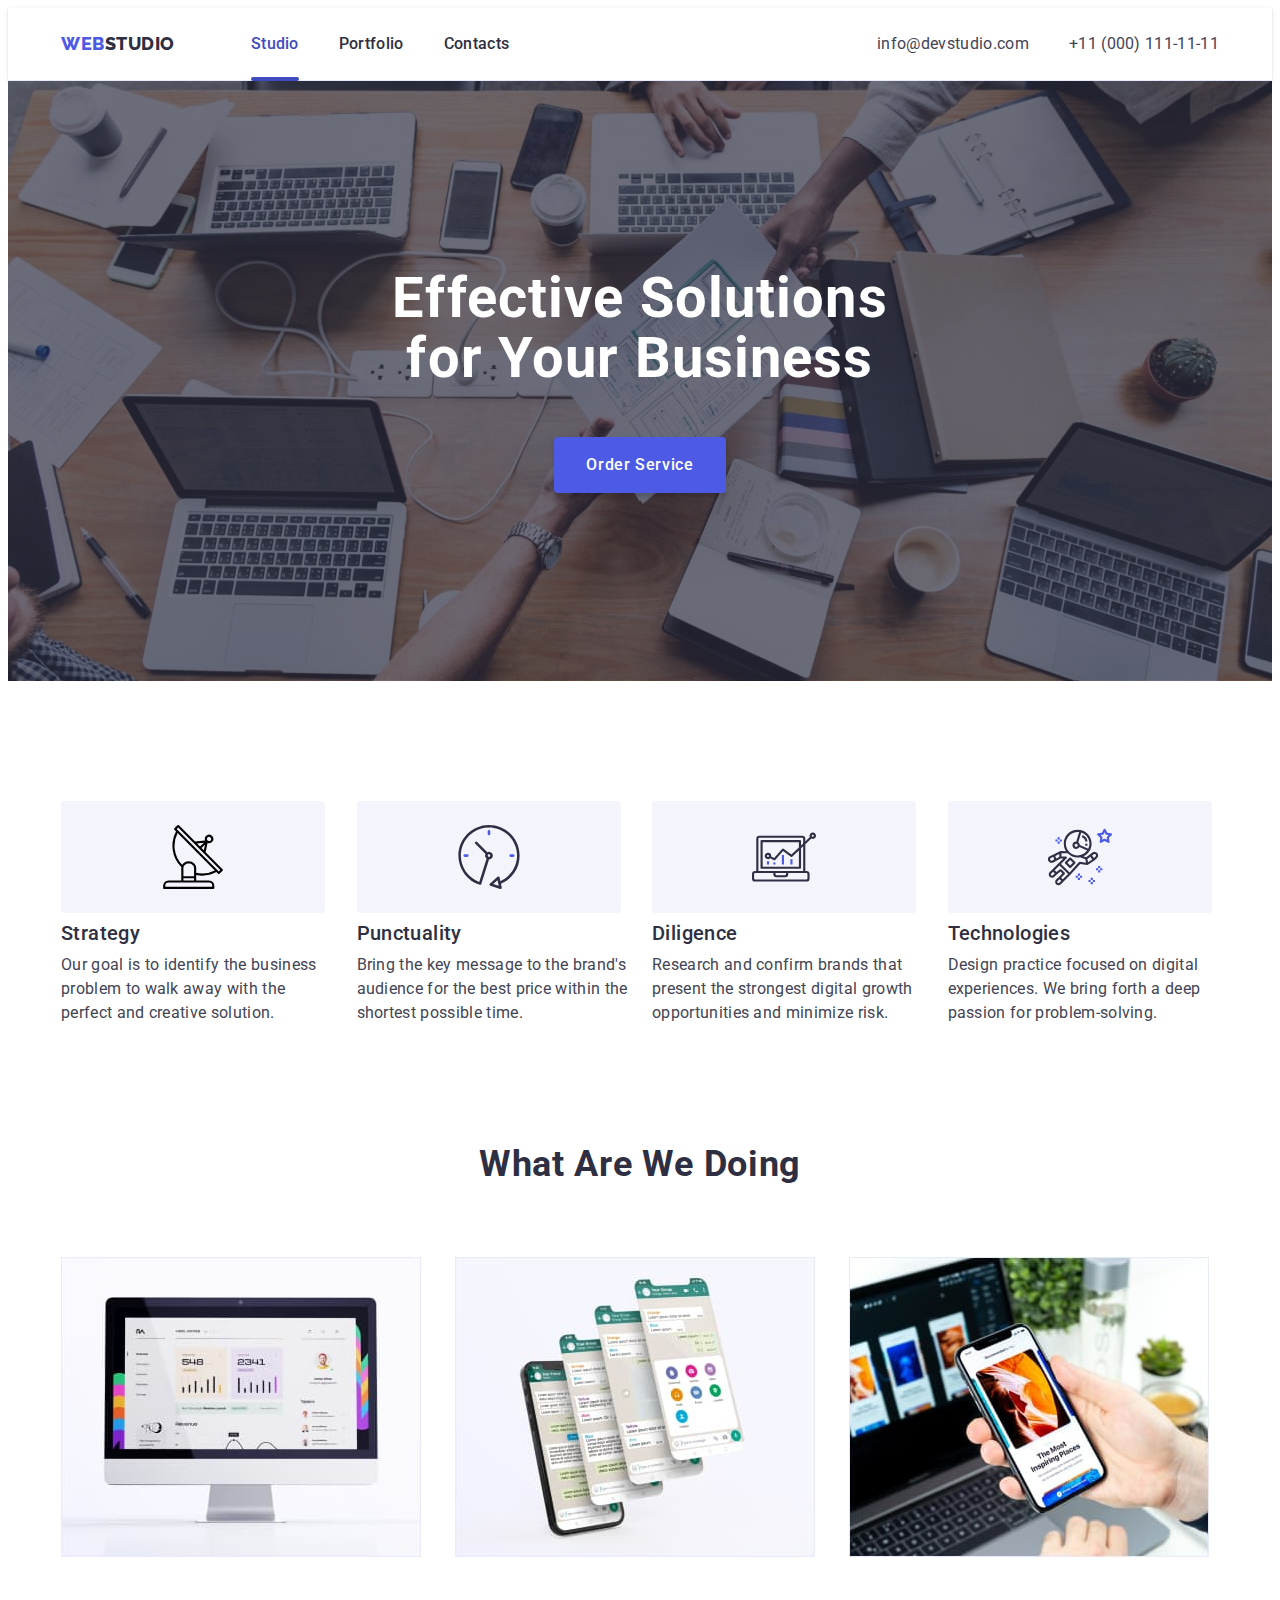
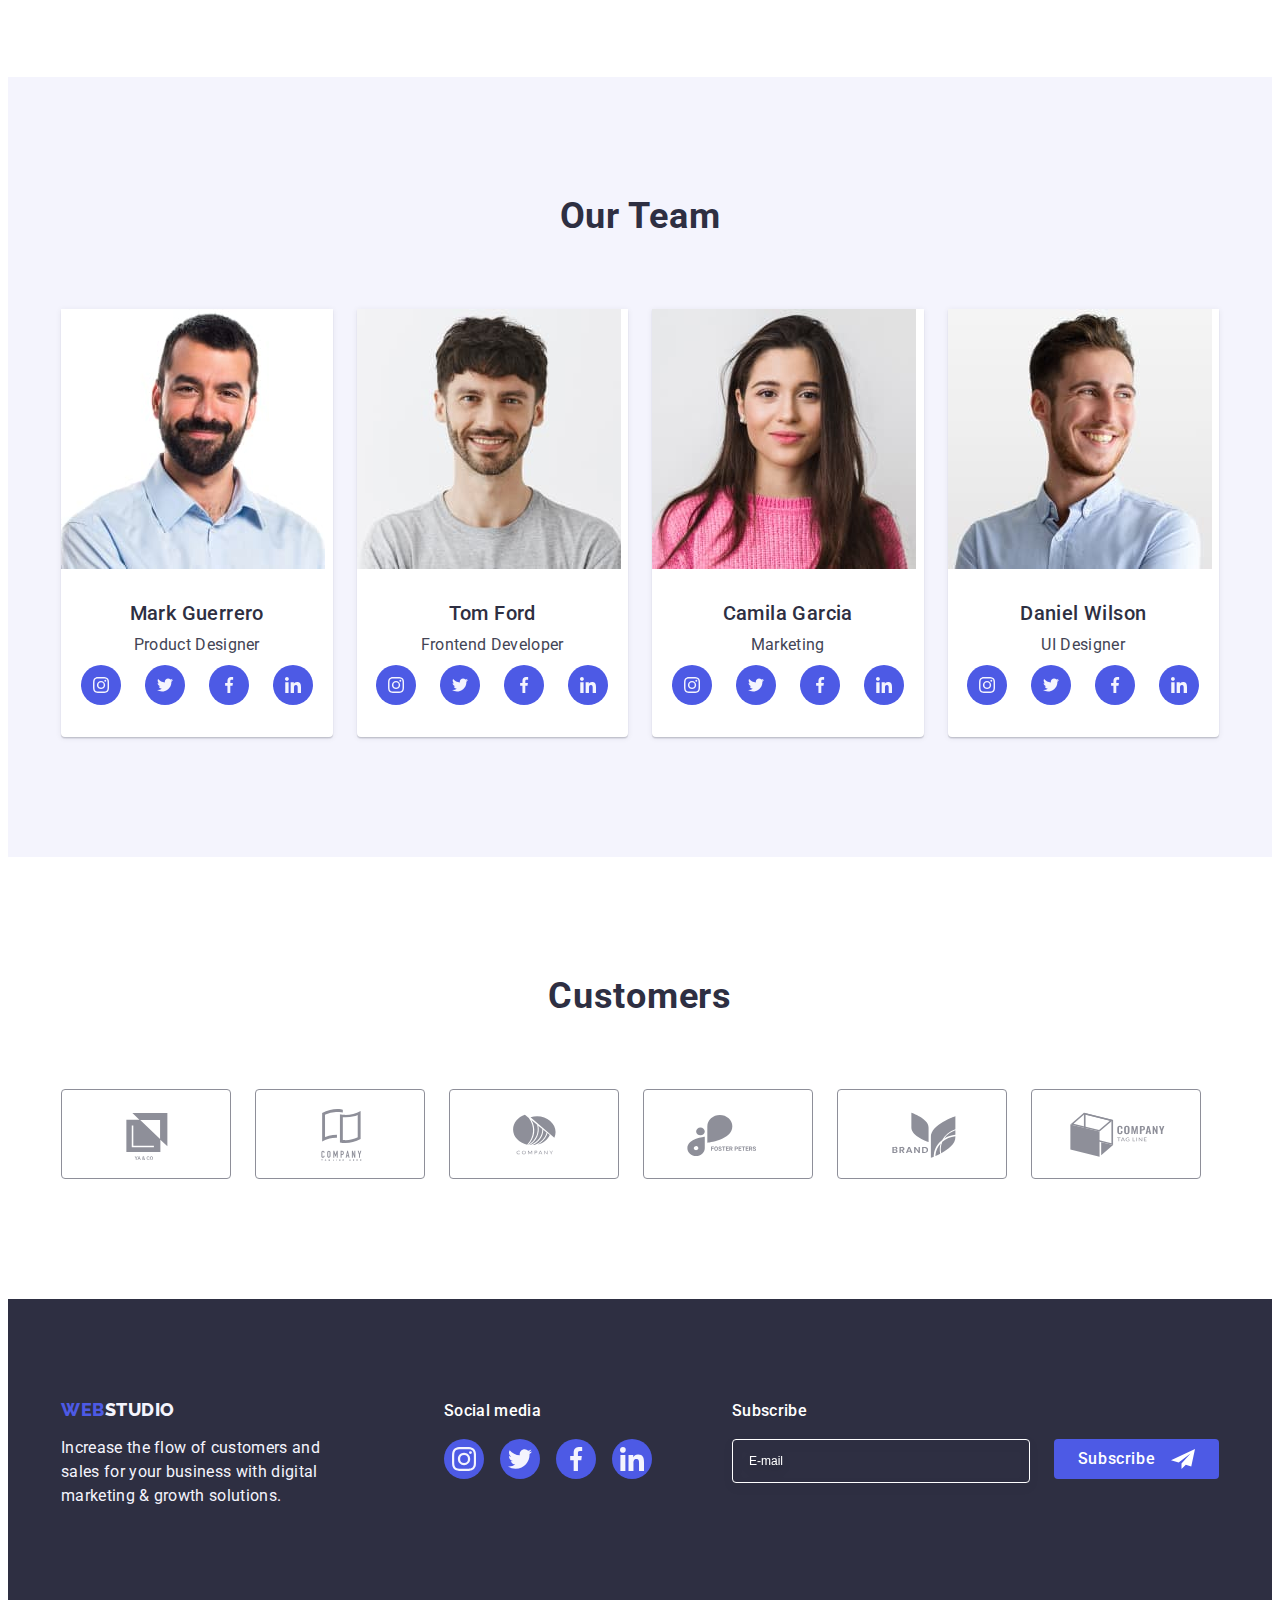
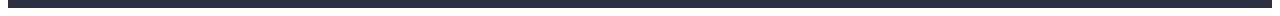
<file: index.html>
<!DOCTYPE html>
<html lang="en">
  <head>
    <meta charset="UTF-8" />
    <meta name="viewport" content="width=device-width, initial-scale=1.0" />
    <title>Effective Solutions for Your Business</title>
    <link rel="preconnect" href="https://fonts.googleapis.com" />
    <link rel="preconnect" href="https://fonts.gstatic.com" crossorigin />
    <link
      href="https://fonts.googleapis.com/css2?family=Raleway:wght@800&family=Roboto:wght@400;500;700;900&display=swap"
      rel="stylesheet"
    />
    <link
      rel="stylesheet"
      href="https://cdnjs.cloudflare.com/ajax/libs/modern-normalize/2.0.0/modern-normalize.min.css"
      integrity="sha512-4xo8blKMVCiXpTaLzQSLSw3KFOVPWhm/TRtuPVc4WG6kUgjH6J03IBuG7JZPkcWMxJ5huwaBpOpnwYElP/m6wg=="
      crossorigin="anonymous"
      referrerpolicy="no-referrer"
    />

    <link rel="stylesheet" href="./css/styles.css" />
  </head>
  <body>
    <header class="header">
      <div class="container header-container">
        <nav class="header-navigation">
          <a class="header-logo link" href="./index.html"
            >Web<span class="header-logo-blue">Studio</span></a
          >
          <ul class="header-menu-list list">
            <li class="header-menu-item">
              <a class="header-menu-link link current" href="./index.html"
                >Studio</a
              >
            </li>
            <li class="header-menu-item">
              <a class="header-menu-link link" href="./portfolio.html"
                >Portfolio</a
              >
            </li>
            <li class="header-menu-item">
              <a class="header-menu-link link" href="">Contacts</a>
            </li>
          </ul>
        </nav>
        <address class="header-address">
          <ul class="header-address-list list">
            <li class="header-address-item">
              <a
                class="header-address-link link"
                href="mailto:info@devstudio.com"
                >info@devstudio.com</a
              >
            </li>
            <li class="header-address-item">
              <a class="header-address-link link" href="tel:+110001111111"
                >+11 (000) 111-11-11</a
              >
            </li>
          </ul>
        </address>
      </div>
    </header>
    <main>
      <section class="hero">
        <div class="container">
          <h1 class="hero-title">Effective Solutions for Your Business</h1>
          <button type="button" class="hero-btn" data-modal-open>
            Order Service
          </button>
        </div>
      </section>
      <section class="advantages">
        <div class="container">
          <h2 class="visually-hidden">Advantages</h2>
          <ul class="advantages-list list">
            <li class="advantages-item">
              <div class="advantages-item-top">
                <svg class="advantages-item-icon" width="64" height="64">
                  <use href="./images/icons.svg#icon-antenna"></use>
                </svg>
              </div>
              <h3 class="advantages-subtitle">Strategy</h3>
              <p class="advantages-item-text">
                Our goal is to identify the business problem to walk away with
                the perfect and creative solution.
              </p>
            </li>
            <li class="advantages-item">
              <div class="advantages-item-top">
                <svg class="advantages-item-icon" width="64" height="64">
                  <use href="./images/icons.svg#icon-clock"></use>
                </svg>
              </div>
              <h3 class="advantages-subtitle">Punctuality</h3>
              <p class="advantages-item-text">
                Bring the key message to the brand's audience for the best price
                within the shortest possible time.
              </p>
            </li>
            <li class="advantages-item">
              <div class="advantages-item-top">
                <svg class="advantages-item-icon" width="64" height="64">
                  <use href="./images/icons.svg#icon-diagram"></use>
                </svg>
              </div>
              <h3 class="advantages-subtitle">Diligence</h3>
              <p class="advantages-item-text">
                Research and confirm brands that present the strongest digital
                growth opportunities and minimize risk.
              </p>
            </li>
            <li class="advantages-item">
              <div class="advantages-item-top">
                <svg class="advantages-item-icon" width="64" height="64">
                  <use href="./images/icons.svg#icon-astronaut"></use>
                </svg>
              </div>
              <h3 class="advantages-subtitle">Technologies</h3>
              <p class="advantages-item-text">
                Design practice focused on digital experiences. We bring forth a
                deep passion for problem-solving.
              </p>
            </li>
          </ul>
        </div>
      </section>
      <section class="projects">
        <div class="container">
          <h2 class="projects-title section-title">What are we doing</h2>
          <ul class="projects-list list">
            <li class="projects-item">
              <img
                class="projects-img"
                src="./images/img1.jpg"
                alt="Computer"
                width="360"
                height="300"
              />
            </li>
            <li class="projects-item">
              <img
                class="projects-img"
                src="./images/img2.jpg"
                alt="Screenshots"
                width="360"
                height="300"
              />
            </li>
            <li class="projects-item">
              <img
                class="projects-img"
                src="./images/img3.jpg"
                alt="Smartphone"
                width="360"
                height="300"
              />
            </li>
          </ul>
        </div>
      </section>
      <section class="team">
        <div class="container">
          <h2 class="team-title section-title">Our Team</h2>
          <ul class="team-list list">
            <li class="team-item">
              <img
                class="team-img"
                src="./images/img-portrait1.jpg"
                alt="photo"
                width="264"
                height="260"
              />
              <div class="container-worker">
                <h3 class="team-subtitle">Mark Guerrero</h3>
                <p class="team-text">Product Designer</p>
                <ul class="team-icon-list list">
                  <li class="team-icon-item">
                    <a class="team-links link" href="">
                      <svg class="team-icon" width="16" height="16">
                        <use href="./images/icons.svg#icon-instagram2"></use>
                      </svg>
                    </a>
                  </li>
                  <li class="team-icon-item">
                    <a class="team-links link" href="">
                      <svg class="team-icon" width="16" height="16">
                        <use href="./images/icons.svg#icon-twitter1"></use>
                      </svg>
                    </a>
                  </li>
                  <li class="team-icon-item">
                    <a class="team-links link" href="">
                      <svg class="team-icon" width="16" height="16">
                        <use href="./images/icons.svg#icon-facebook2"></use>
                      </svg>
                    </a>
                  </li>
                  <li class="team-icon-item">
                    <a class="team-links link" href="">
                      <svg class="team-icon" width="16" height="16">
                        <use href="./images/icons.svg#icon-linkedin2"></use>
                      </svg>
                    </a>
                  </li>
                </ul>
              </div>
            </li>
            <li class="team-item">
              <img
                class="team-img"
                src="./images/img-portrait2.jpg"
                alt="photo"
                width="264"
                height="260"
              />
              <div class="container-worker">
                <h3 class="team-subtitle">Tom Ford</h3>
                <p class="team-text">Frontend Developer</p>
                <ul class="team-icon-list list">
                  <li class="team-icon-item">
                    <a class="team-links link" href="">
                      <svg class="team-icon" width="16" height="16">
                        <use href="./images/icons.svg#icon-instagram2"></use>
                      </svg>
                    </a>
                  </li>
                  <li class="team-icon-item">
                    <a class="team-links link" href="">
                      <svg class="team-icon" width="16" height="16">
                        <use href="./images/icons.svg#icon-twitter1"></use>
                      </svg>
                    </a>
                  </li>
                  <li class="team-icon-item">
                    <a class="team-links link" href="">
                      <svg class="team-icon" width="16" height="16">
                        <use href="./images/icons.svg#icon-facebook2"></use>
                      </svg>
                    </a>
                  </li>
                  <li class="team-icon-item">
                    <a class="team-links link" href="">
                      <svg class="team-icon" width="16" height="16">
                        <use href="./images/icons.svg#icon-linkedin2"></use>
                      </svg>
                    </a>
                  </li>
                </ul>
              </div>
            </li>
            <li class="team-item">
              <img
                class="team-img"
                src="./images/img-portrait3.jpg"
                alt="photo"
                width="264"
                height="260"
              />
              <div class="container-worker">
                <h3 class="team-subtitle">Camila Garcia</h3>
                <p class="team-text">Marketing</p>
                <ul class="team-icon-list list">
                  <li class="team-icon-item">
                    <a class="team-links link" href="">
                      <svg class="team-icon" width="16" height="16">
                        <use href="./images/icons.svg#icon-instagram2"></use>
                      </svg>
                    </a>
                  </li>
                  <li class="team-icon-item">
                    <a class="team-links link" href="">
                      <svg class="team-icon" width="16" height="16">
                        <use href="./images/icons.svg#icon-twitter1"></use>
                      </svg>
                    </a>
                  </li>
                  <li class="team-icon-item">
                    <a class="team-links link" href="">
                      <svg class="team-icon" width="16" height="16">
                        <use href="./images/icons.svg#icon-facebook2"></use>
                      </svg>
                    </a>
                  </li>
                  <li class="team-icon-item">
                    <a class="team-links link" href="">
                      <svg class="team-icon" width="16" height="16">
                        <use href="./images/icons.svg#icon-linkedin2"></use>
                      </svg>
                    </a>
                  </li>
                </ul>
              </div>
            </li>
            <li class="team-item">
              <img
                class="team-img"
                src="./images/img-portrait4.jpg"
                alt="photo"
                width="264"
                height="260"
              />
              <div class="container-worker">
                <h3 class="team-subtitle">Daniel Wilson</h3>
                <p class="team-text">UI Designer</p>
                <ul class="team-icon-list list">
                  <li class="team-icon-item">
                    <a class="team-links link" href="">
                      <svg class="team-icon" width="16" height="16">
                        <use href="./images/icons.svg#icon-instagram2"></use>
                      </svg>
                    </a>
                  </li>
                  <li class="team-icon-item">
                    <a class="team-links link" href="">
                      <svg class="team-icon" width="16" height="16">
                        <use href="./images/icons.svg#icon-twitter1"></use>
                      </svg>
                    </a>
                  </li>
                  <li class="team-icon-item">
                    <a class="team-links link" href="">
                      <svg class="team-icon" width="16" height="16">
                        <use href="./images/icons.svg#icon-facebook2"></use>
                      </svg>
                    </a>
                  </li>
                  <li class="team-icon-item">
                    <a class="team-links link" href="">
                      <svg class="team-icon" width="16" height="16">
                        <use href="./images/icons.svg#icon-linkedin2"></use>
                      </svg>
                    </a>
                  </li>
                </ul>
              </div>
            </li>
          </ul>
        </div>
      </section>
      <section class="customers">
        <div class="container">
          <h2 class="customers-title section-title">Customers</h2>
          <ul class="customers-list list">
            <li class="customers-item">
              <a class="customers-item-link link" href="">
                <svg class="customers-item-icon" width="104" height="56">
                  <use href="./images/icons.svg#icon-logo1"></use>
                </svg>
              </a>
            </li>
            <li class="customers-item">
              <a class="customers-item-link link" href="">
                <svg class="customers-item-icon" width="104" height="56">
                  <use href="./images/icons.svg#icon-logo2"></use>
                </svg>
              </a>
            </li>
            <li class="customers-item">
              <a class="customers-item-link link" href="">
                <svg class="customers-item-icon" width="104" height="56">
                  <use href="./images/icons.svg#icon-logo3"></use>
                </svg>
              </a>
            </li>
            <li class="customers-item">
              <a class="customers-item-link link" href="">
                <svg class="customers-item-icon" width="104" height="56">
                  <use href="./images/icons.svg#icon-logo4"></use>
                </svg>
              </a>
            </li>
            <li class="customers-item">
              <a class="customers-item-link link" href="">
                <svg class="customers-item-icon" width="104" height="56">
                  <use href="./images/icons.svg#icon-logo5"></use>
                </svg>
              </a>
            </li>
            <li class="customers-item">
              <a class="customers-item-link link" href="">
                <svg class="customers-item-icon" width="104" height="56">
                  <use href="./images/icons.svg#icon-logo6"></use>
                </svg>
              </a>
            </li>
          </ul>
        </div>
      </section>
    </main>
    <footer class="footer">
      <div class="container container-footer">
        <div class="container-logo">
          <a class="footer-logo link" href="./index.html"
            >Web<span class="footer-logo-blue">Studio</span></a
          >
          <p class="footer-text">
            Increase the flow of customers and sales for your business with
            digital marketing & growth solutions.
          </p>
        </div>
        <div class="container-socials">
          <p class="footer-subtitle">Social media</p>
          <ul class="footer-list list">
            <li class="footer-item">
              <a
                class="socials-link link"
                href=""
                target="
            _blank"
                rel="noopener noreferrer"
              >
                <svg class="socials-icon" width="24" height="24">
                  <use href="./images/icons.svg#icon-instagram1"></use>
                </svg>
              </a>
            </li>
            <li class="footer-item">
              <a
                class="socials-link link"
                href=""
                target="
            _blank"
                rel="noopener noreferrer"
              >
                <svg class="socials-icon" width="24" height="24">
                  <use href="./images/icons.svg#icon-twitter1"></use>
                </svg>
              </a>
            </li>
            <li class="footer-item">
              <a
                class="socials-link link"
                href=""
                target="
            _blank"
                rel="noopener noreferrer"
              >
                <svg class="socials-icon" width="24" height="24">
                  <use href="./images/icons.svg#icon-facebook1"></use>
                </svg>
              </a>
            </li>
            <li class="footer-item">
              <a
                class="socials-link link"
                href=""
                target="
            _blank"
                rel="noopener noreferrer"
              >
                <svg class="socials-icon" width="24" height="24">
                  <use href="./images/icons.svg#icon-linkedin1"></use>
                </svg>
              </a>
            </li>
          </ul>
        </div>
        <div class="container-sunscribe">
          <p class="footer-subtitle">Subscribe</p>
          <form class="footer-form">
            <label aria-label="footer email input" class="footer-input-label">
              <input
                type="email"
                class="footer-input"
                name="footer-name"
                placeholder="E-mail"
              />
            </label>
            <button type="submit" class="footer-btn">
              Subscribe
              <svg class="footer-subscribe-icon" width="24" height="24">
                <use href="./images/icons.svg#icon-subscribe"></use>
              </svg>
            </button>
          </form>
        </div>
      </div>
    </footer>
    <div class="backdrop is-hidden" data-modal>
      <div class="modal">
        <button type="button" class="modal-close-btn" data-modal-close>
          <svg class="modal-close-icon" width="8" height="8">
            <use href="./images/icons.svg#icon-close"></use>
          </svg>
        </button>
        <p class="modal-title">Leave your contacts and we will call you back</p>
        <form class="modal-form">
          <div class="modal-field">
            <label for="user-name" class="modal-label">Name</label>
            <div class="modal-input-wrap">
              <input
                type="text"
                class="modal-input"
                name="user-name"
                id="user-name"
                required
              />
              <svg class="modal-icon" width="18" height="24">
                <use href="./images/icons.svg#icon-user"></use>
              </svg>
            </div>
          </div>
          <div class="modal-field">
            <label for="user-email" class="modal-label">Phone</label>
            <div class="modal-input-wrap">
              <input
                type="tel"
                class="modal-input"
                name="user-tel"
                id="user-tel"
                required
              />
              <svg class="modal-icon" width="18" height="24">
                <use href="./images/icons.svg#icon-phone"></use>
              </svg>
            </div>
          </div>
          <div class="modal-field">
            <label for="user-email" class="modal-label">Email</label>
            <div class="modal-input-wrap">
              <input
                type="email"
                class="modal-input"
                name="user-email"
                id="user-email"
              />
              <svg class="modal-icon" width="18" height="24">
                <use href="./images/icons.svg#icon-email"></use>
              </svg>
            </div>
          </div>
          <div class="modal-textarea-field">
            <label for="user-comment" class="modal-label">Comment</label>
            <textarea
              name="user-comment"
              id="user-comment"
              class="modal-comment"
              placeholder="Text input"
            ></textarea>
          </div>
          <div class="modal-checkbox-field">
            <input
              type="checkbox"
              id="user-privacy"
              name="user-privacy"
              value="true"
              class="modal-check visually-hidden"
            />
            <label for="user-privacy" class="modal-check-text">
              <span class="modal-check-span">
                <svg class="check-icon" width="10" height="8">
                  <use href="./images/icons.svg#icon-check"></use>
                </svg>
              </span>
              I accept the terms and conditions of the
              <a href="" class="modal-check-link">Privacy Policy</a></label
            >
          </div>
          <button type="submit" class="send-btn">Send</button>
        </form>
      </div>
    </div>
    <script src="./js/modal.js"></script>
  </body>
</html>
</file>
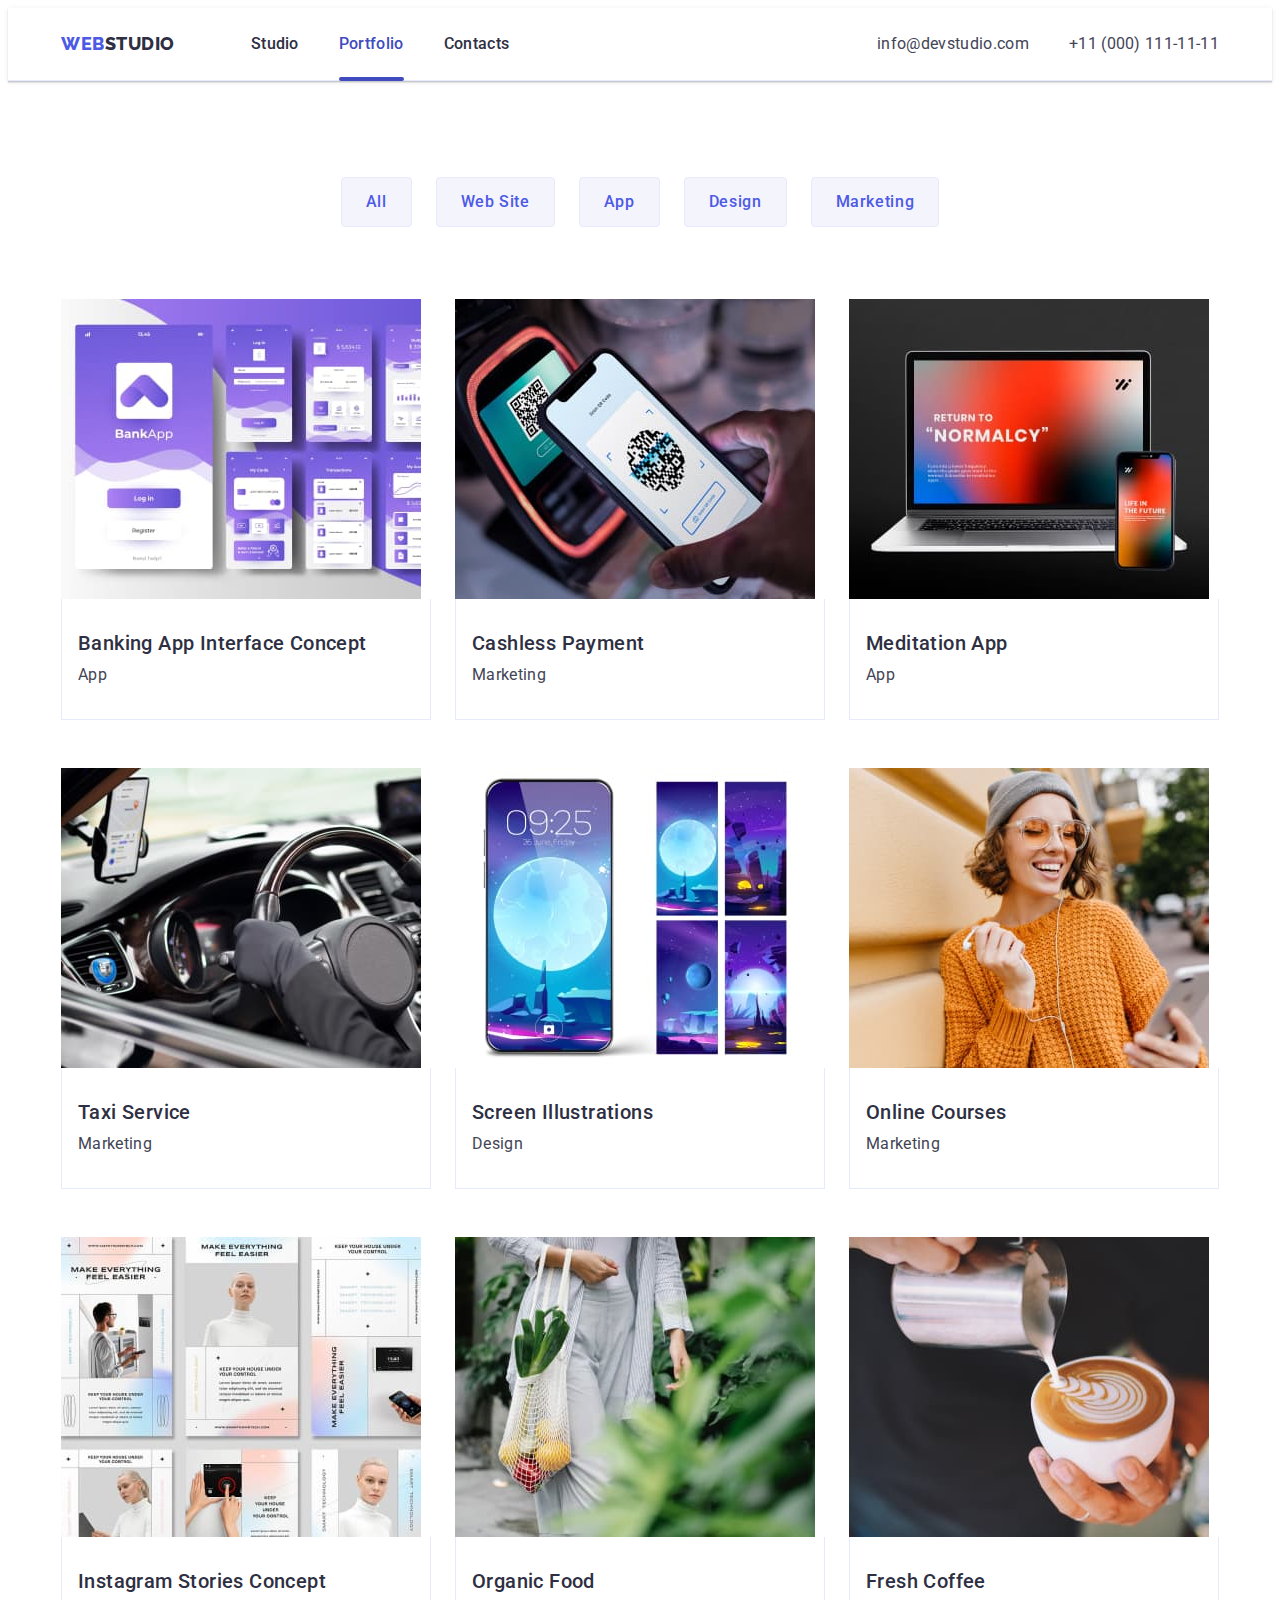
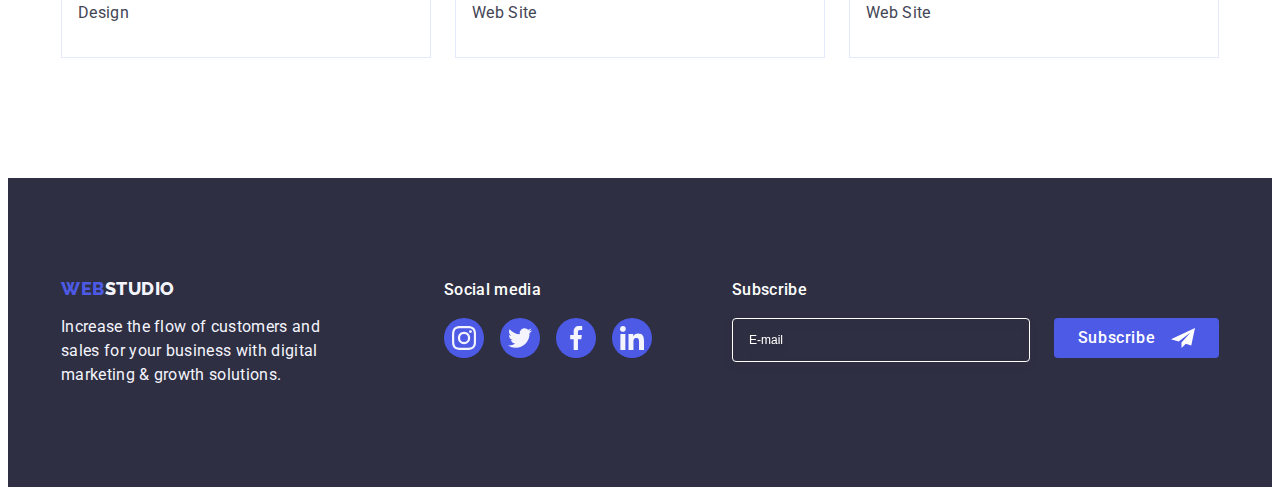
<file: portfolio.html>
<!DOCTYPE html>
<html lang="en">
  <head>
    <meta charset="UTF-8" />
    <meta name="viewport" content="width=device-width, initial-scale=1.0" />
    <title>Portfolio</title>
    <link rel="preconnect" href="https://fonts.googleapis.com" />
    <link rel="preconnect" href="https://fonts.gstatic.com" crossorigin />
    <link
      href="https://fonts.googleapis.com/css2?family=Raleway:wght@800&family=Roboto:wght@400;500;700;900&display=swap"
      rel="stylesheet"
    />
    <link
      rel="stylesheet"
      href="https://cdnjs.cloudflare.com/ajax/libs/modern-normalize/2.0.0/modern-normalize.min.css"
      integrity="sha512-4xo8blKMVCiXpTaLzQSLSw3KFOVPWhm/TRtuPVc4WG6kUgjH6J03IBuG7JZPkcWMxJ5huwaBpOpnwYElP/m6wg=="
      crossorigin="anonymous"
      referrerpolicy="no-referrer"
    />
    <link rel="stylesheet" href="./css/styles.css" />
  </head>
  <body>
    <header class="header">
      <div class="container header-container">
        <nav class="header-navigation">
          <a class="header-logo link" href="./index.html"
            >Web<span class="header-logo-blue">Studio</span></a
          >
          <ul class="header-menu-list list">
            <li class="header-menu-item">
              <a class="header-menu-link link" href="./index.html">Studio</a>
            </li>
            <li class="header-menu-item">
              <a class="header-menu-link link current" href="./portfolio.html"
                >Portfolio</a
              >
            </li>
            <li class="header-menu-item">
              <a class="header-menu-link link" href="">Contacts</a>
            </li>
          </ul>
        </nav>
        <address class="header-address">
          <ul class="header-address-list list">
            <li class="header-address-item">
              <a
                class="header-address-link link"
                href="mailto:info@devstudio.com"
                >info@devstudio.com</a
              >
            </li>
            <li class="header-address-item">
              <a class="header-address-link link" href="tel:+110001111111"
                >+11 (000) 111-11-11</a
              >
            </li>
          </ul>
        </address>
      </div>
    </header>

    <main>
      <section class="portfolio-menu">
        <div class="container">
          <h1 class="visually-hidden">Lorem, ipsum</h1>
          <ul class="portfolio-apps-list list">
            <li class="portfolio-list-item">
              <button class="menu-btn" type="button">All</button>
            </li>
            <li class="portfolio-list-item">
              <button class="menu-btn" type="button">Web Site</button>
            </li>
            <li class="portfolio-list-item">
              <button class="menu-btn" type="button">App</button>
            </li>
            <li class="portfolio-list-item">
              <button class="menu-btn" type="button">Design</button>
            </li>
            <li class="portfolio-list-item">
              <button class="menu-btn" type="button">Marketing</button>
            </li>
          </ul>

          <ul class="portfolio-menu-list list">
            <li class="portfolio-item">
              <a class="portfolio-link link" href="">
                <div class="portfolio-cover-wrap">
                  <img
                    class="portfolio-img"
                    src="./images/img-port1.jpg"
                    alt="Banking app interface"
                    width="360"
                    height="300"
                  />
                  <p class="portfolio-cover-text">
                    14 Stylish and User-Friendly App Design Concepts · Task
                    Manager App · Calorie Tracker App · Exotic Fruit Ecommerce
                    App · Cloud Storage App
                  </p>
                </div>
                <div class="container-apps">
                  <h2 class="portfolio-subtitle">
                    Banking App Interface Concept
                  </h2>
                  <p class="portfolio-text">App</p>
                </div>
              </a>
            </li>

            <li class="portfolio-item">
              <a class="portfolio-link link" href="">
                <div class="portfolio-cover-wrap">
                  <img
                    class="portfolio-img"
                    src="./images/img-port2.jpg"
                    alt="Cashless Payment"
                    width="360"
                    height="300"
                  />

                  <p class="portfolio-cover-text">
                    14 Stylish and User-Friendly App Design Concepts · Task
                    Manager App · Calorie Tracker App · Exotic Fruit Ecommerce
                    App · Cloud Storage App
                  </p>
                </div>
                <div class="container-apps">
                  <h2 class="portfolio-subtitle">Cashless Payment</h2>
                  <p class="portfolio-text">Marketing</p>
                </div>
              </a>
            </li>

            <li class="portfolio-item">
              <a class="portfolio-link link" href="">
                <div class="portfolio-cover-wrap">
                  <img
                    class="portfolio-img"
                    src="./images/img-port3.jpg"
                    alt="Meditation App"
                    width="360"
                    height="300"
                  />

                  <p class="portfolio-cover-text">
                    14 Stylish and User-Friendly App Design Concepts · Task
                    Manager App · Calorie Tracker App · Exotic Fruit Ecommerce
                    App · Cloud Storage App
                  </p>
                </div>
                <div class="container-apps">
                  <h2 class="portfolio-subtitle">Meditation App</h2>
                  <p class="portfolio-text">App</p>
                </div>
              </a>
            </li>

            <li class="portfolio-item">
              <a class="portfolio-link link" href="">
                <div class="portfolio-cover-wrap">
                  <img
                    class="portfolio-img"
                    src="./images/img-port4.jpg"
                    alt="Taxi Service"
                    width="360"
                    height="300"
                  />

                  <p class="portfolio-cover-text">
                    14 Stylish and User-Friendly App Design Concepts · Task
                    Manager App · Calorie Tracker App · Exotic Fruit Ecommerce
                    App · Cloud Storage App
                  </p>
                </div>
                <div class="container-apps">
                  <h2 class="portfolio-subtitle">Taxi Service</h2>
                  <p class="portfolio-text">Marketing</p>
                </div>
              </a>
            </li>

            <li class="portfolio-item">
              <a class="portfolio-link link" href="">
                <div class="portfolio-cover-wrap">
                  <img
                    class="portfolio-img"
                    src="./images/img-port5.jpg"
                    alt="Screen Illustrations"
                    width="360"
                    height="300"
                  />

                  <p class="portfolio-cover-text">
                    14 Stylish and User-Friendly App Design Concepts · Task
                    Manager App · Calorie Tracker App · Exotic Fruit Ecommerce
                    App · Cloud Storage App
                  </p>
                </div>
                <div class="container-apps">
                  <h2 class="portfolio-subtitle">Screen Illustrations</h2>
                  <p class="portfolio-text">Design</p>
                </div>
              </a>
            </li>

            <li class="portfolio-item">
              <a class="portfolio-link link" href="">
                <div class="portfolio-cover-wrap">
                  <img
                    class="portfolio-img"
                    src="./images/img-port6.jpg"
                    alt="Online Courses"
                    width="360"
                    height="300"
                  />

                  <p class="portfolio-cover-text">
                    14 Stylish and User-Friendly App Design Concepts · Task
                    Manager App · Calorie Tracker App · Exotic Fruit Ecommerce
                    App · Cloud Storage App
                  </p>
                </div>
                <div class="container-apps">
                  <h2 class="portfolio-subtitle">Online Courses</h2>
                  <p class="portfolio-text">Marketing</p>
                </div>
              </a>
            </li>

            <li class="portfolio-item">
              <a class="portfolio-link link" href="">
                <div class="portfolio-cover-wrap">
                  <img
                    class="portfolio-img"
                    src="./images/img-port7.jpg"
                    alt="Instagram Stories Concept"
                    width="360"
                    height="300"
                  />

                  <p class="portfolio-cover-text">
                    14 Stylish and User-Friendly App Design Concepts · Task
                    Manager App · Calorie Tracker App · Exotic Fruit Ecommerce
                    App · Cloud Storage App
                  </p>
                </div>
                <div class="container-apps">
                  <h2 class="portfolio-subtitle">Instagram Stories Concept</h2>
                  <p class="portfolio-text">Design</p>
                </div>
              </a>
            </li>

            <li class="portfolio-item">
              <a class="portfolio-link link" href="">
                <div class="portfolio-cover-wrap">
                  <img
                    class="portfolio-img"
                    src="./images/img-port8.jpg"
                    alt="Organic Food"
                    width="360"
                    height="300"
                  />

                  <p class="portfolio-cover-text">
                    14 Stylish and User-Friendly App Design Concepts · Task
                    Manager App · Calorie Tracker App · Exotic Fruit Ecommerce
                    App · Cloud Storage App
                  </p>
                </div>
                <div class="container-apps">
                  <h2 class="portfolio-subtitle">Organic Food</h2>
                  <p class="portfolio-text">Web Site</p>
                </div>
              </a>
            </li>

            <li class="portfolio-item">
              <a class="portfolio-link link" href="">
                <div class="portfolio-cover-wrap">
                  <img
                    class="portfolio-img"
                    src="./images/img-port9.jpg"
                    alt="Fresh Coffee"
                    width="360"
                    height="300"
                  />

                  <p class="portfolio-cover-text">
                    14 Stylish and User-Friendly App Design Concepts · Task
                    Manager App · Calorie Tracker App · Exotic Fruit Ecommerce
                    App · Cloud Storage App
                  </p>
                </div>
                <div class="container-apps">
                  <h2 class="portfolio-subtitle">Fresh Coffee</h2>
                  <p class="portfolio-text">Web Site</p>
                </div>
              </a>
            </li>
          </ul>
        </div>
      </section>
    </main>
    <footer class="footer">
      <div class="container container-footer">
        <div class="container-logo">
          <a class="footer-logo link" href="./index.html"
            >Web<span class="footer-logo-blue">Studio</span></a
          >
          <p class="footer-text">
            Increase the flow of customers and sales for your business with
            digital marketing & growth solutions.
          </p>
        </div>
        <div class="container-socials">
          <p class="footer-subtitle">Social media</p>
          <ul class="footer-list list">
            <li class="footer-item">
              <a
                class="socials-link link"
                href=""
                target="
            _blank"
                rel="noopener noreferrer"
              >
                <svg class="socials-icon" width="24" height="24">
                  <use href="./images/icons.svg#icon-instagram1"></use>
                </svg>
              </a>
            </li>
            <li class="footer-item">
              <a
                class="socials-link link"
                href=""
                target="
            _blank"
                rel="noopener noreferrer"
              >
                <svg class="socials-icon" width="24" height="24">
                  <use href="./images/icons.svg#icon-twitter1"></use>
                </svg>
              </a>
            </li>
            <li class="footer-item">
              <a
                class="socials-link link"
                href=""
                target="
            _blank"
                rel="noopener noreferrer"
              >
                <svg class="socials-icon" width="24" height="24">
                  <use href="./images/icons.svg#icon-facebook1"></use>
                </svg>
              </a>
            </li>
            <li class="footer-item">
              <a
                class="socials-link link"
                href=""
                target="
            _blank"
                rel="noopener noreferrer"
              >
                <svg class="socials-icon" width="24" height="24">
                  <use href="./images/icons.svg#icon-linkedin1"></use>
                </svg>
              </a>
            </li>
          </ul>
        </div>
        <div class="container-sunscribe">
          <p class="footer-subtitle">Subscribe</p>
          <form class="footer-form">
            <label aria-label="footer email input" class="footer-input-label">
              <input
                type="email"
                class="footer-input"
                name="footer-name"
                placeholder="E-mail"
              />
            </label>
            <button type="submit" class="footer-btn">
              Subscribe
              <svg class="footer-subscribe-icon" width="24" height="24">
                <use href="./images/icons.svg#icon-subscribe"></use>
              </svg>
            </button>
          </form>
        </div>
      </div>
    </footer>
  </body>
</html>
</file>
<file: css/styles.css>
/** -----------------------VARIABLES------------------------- */

:root {
  /* Colors */
  --slate: #434455;
  --white: #fff;
  --navyblue: #2e2f42;
  --iris: #4d5ae5;
  --ocean: #404bbf;
  --cloud: #f4f4fd;
  --cornflower: #e7e9fc;
  --green: #31d0aa;
  --lightslate: #8e8f99;
  --dairy: #fcfcfc;
  --navybluemodal: rgba(46, 47, 66, 0.4);
}
/** -----------------------BASE STYLES----------------------- */

/* reset start */
body {
  font-family: "Roboto", sans-serif;
  color: var(--slate);
  background-color: var(--white);
}

.link {
  text-decoration: none;
}

.list {
  list-style-type: none;
}

p,
h1,
h2,
h3,
h4,
h5,
h6 {
  margin-top: 0;
  margin-bottom: 0;
}

ul,
ol {
  padding-left: 0;
  margin-top: 0;
  margin-bottom: 0;
}

img {
  display: block;
}

a {
  display: block;
}

.visually-hidden {
  position: absolute;
  width: 1px;
  height: 1px;
  margin: -1px;
  border: 0;
  padding: 0;
  white-space: nowrap;
  clip-path: inset(100%);
  clip: rect(0 0 0 0);
  overflow: hidden;
}
/** -----------------------COMPONENTS STYLES------------------- */

.container {
  width: 1158px;
  padding-left: 15px;
  padding-right: 15px;
  margin: 0 auto;
}

.section-title {
  color: var(--navyblue);
  text-align: center;
  font-size: 36px;
  line-height: 1.11;
  letter-spacing: 0.02em;
  text-transform: capitalize;
}

/** -----------------------HEADER------------------------------ */

.header {
  height: 72px;
  border-bottom: 1px solid var(--cornflower);
  box-shadow: 0px 1px 6px 0px rgba(46, 47, 66, 0.08),
    0px 1px 1px 0px rgba(46, 47, 66, 0.16),
    0px 2px 1px 0px rgba(46, 47, 66, 0.08);
}

.header-container {
  display: flex;
  align-items: center;
}

.header-navigation {
  display: flex;
  align-items: center;
  margin-right: auto;
}

.header-menu-list {
  display: flex;
  gap: 40px;
}

.header-menu-item {
}

.header-logo {
  color: var(--iris);
  font-family: "Raleway", sans-serif;
  font-size: 18px;
  font-weight: 800;
  line-height: 1.17;
  letter-spacing: 0.03em;
  text-transform: uppercase;
  margin-right: 76px;
}

.header-logo-blue {
  color: var(--navyblue);
}

.header-menu-link {
  color: var(--navyblue);
  font-size: 16px;
  font-weight: 500;
  line-height: 1.5;
  letter-spacing: 0.02em;
  padding: 24px 0;
  transition-property: color;
  transition-duration: 250ms;
  transition-timing-function: cubic-bezier(0.4, 0, 0.2, 1);
}

.header-menu-link:hover,
.header-menu-link:focus {
  color: var(--ocean);
}

.current {
  position: relative;
  color: var(--ocean);
}

.current::after {
  content: "";
  display: block;
  position: absolute;
  width: 100%;
  height: 4px;
  left: 0;
  bottom: -1px;
  margin-top: 20px;
  background-color: var(--ocean);
  border-radius: 2px;
}

.header-address {
  font-style: normal;
}

.header-address-list {
  display: flex;
  gap: 40px;
}

.header-address-item {
}

.header-address-link {
  color: var(--slate);
  font-family: Roboto;
  font-style: normal;
  font-size: 16px;
  font-weight: 400;
  line-height: 1.5;
  letter-spacing: 0.02em;
  transition-property: color;
  transition-duration: 250ms;
  transition-timing-function: cubic-bezier(0.4, 0, 0.2, 1);
}

.header-address-link:hover,
.header-address-link:focus {
  color: var(--ocean);
}

/** -----------------------HERO------------------------------- */

.hero {
  background-color: var(--navyblue);
  background-image: linear-gradient(
      rgba(46, 47, 66, 0.7),
      rgba(46, 47, 66, 0.7)
    ),
    url(../images/hero-bg.jpg);
  background-repeat: no-repeat;
  background-position: center;
  background-size: cover;
  padding: 188px 0;
  max-width: 1440px;
  margin: 0 auto;
}

.hero-title {
  color: var(--white);
  text-align: center;
  font-size: 56px;
  line-height: 1.07;
  letter-spacing: 0.02em;
  max-width: 496px;
  margin: 0 auto;
}

.hero-btn {
  color: var(--white);
  background-color: var(--iris);
  font-family: inherit;
  font-size: 16px;
  font-weight: 500;
  line-height: 1.5;
  letter-spacing: 0.04em;
  cursor: pointer;
  display: block;
  margin: 0 auto;
  margin-top: 48px;
  padding: 16px 32px 16px 32px;
  min-width: 169px;
  border-radius: 4px;
  box-shadow: 0px 4px 4px 0px rgba(0, 0, 0, 0.15);
  border: none;
  transition-property: background-color;
  transition-duration: 250ms;
  transition-timing-function: cubic-bezier(0.4, 0, 0.2, 1);
}

.hero-btn:hover,
.hero-btn:focus {
  background-color: var(--ocean);
}

/* ---------------------ADVANTAGES--------------------------- */

.advantages {
  padding-top: 120px;
  padding-bottom: 120px;
}
.advantages-list {
  display: flex;
  gap: 24px;
}
.advantages-item {
  width: calc((100% - 3 * 24px) / 4);
}

.advantages-item-top {
  width: 264px;
  height: 112px;
  border-radius: 4px;
  background: var(--cloud);
  display: flex;
  align-items: center;
  justify-content: center;
  margin-bottom: 8px;
}

.advantages-item-icon {
}

.advantages-subtitle {
  color: var(--navyblue);
  font-size: 20px;
  font-weight: 500;
  line-height: 1.2;
  letter-spacing: 0.02em;
  margin-bottom: 8px;
}

.advantages-item-text {
  color: var(--slate);
  font-size: 16px;
  line-height: 1.5;
  letter-spacing: 0.02em;
}

/* ---------------------PROJECTS--------------------------- */
.projects {
  padding-bottom: 120px;
}
.projects-title {
  margin: 0 auto;
  margin-bottom: 72px;
}
.projects-list {
  display: flex;
  gap: 24px;
}
.projects-item {
  width: calc((100% - 2 * 24px) / 3);
}
.projects-img {
}

/* ---------------------TEAM------------------------------- */
.team {
  background-color: var(--cloud);
  padding-top: 120px;
  padding-bottom: 120px;
}
.team-title {
  margin: 0 auto;
  margin-bottom: 72px;
}

.team-list {
  display: flex;
  gap: 24px;
}

.team-item {
  background-color: var(--white);
  border-radius: 0px 0px 4px 4px;
  box-shadow: 0px 2px 1px 0px rgba(46, 47, 66, 0.08),
    0px 1px 1px 0px rgba(46, 47, 66, 0.16),
    0px 1px 6px 0px rgba(46, 47, 66, 0.08);
  width: calc((100% - 3 * 24px) / 4);
}

.team-img {
}

.container-worker {
  padding: 32px 0;
}
.team-subtitle {
  color: var(--navyblue);
  text-align: center;
  font-size: 20px;
  font-weight: 500;
  line-height: 1.2;
  letter-spacing: 0.02em;
  margin-bottom: 8px;
}

.team-text {
  color: var(--slate);
  text-align: center;
  font-size: 16px;
  line-height: 1.5;
  letter-spacing: 0.02em;
}

.team-icon-list {
  display: flex;
  align-items: center;
  justify-content: center;
  gap: 24px;
  margin-top: 8px;
}

.team-links {
  width: 40px;
  height: 40px;
  background-color: var(--iris);
  border-radius: 50%;
  display: flex;
  align-items: center;
  justify-content: center;
  transition-property: background-color;
  transition-duration: 250ms;
  transition-timing-function: cubic-bezier(0.4, 0, 0.2, 1);
}

.team-links:hover,
.team-links:focus {
  background-color: var(--ocean);
}

.team-icon {
  fill: var(--cloud);
}
/* ---------------------CUSTOMERS------------------------------- */

.customers {
  background-color: var(--white);
  padding-top: 120px;
  padding-bottom: 120px;
}

.customers-title {
  margin-bottom: 72px;
}

.customers-list {
  display: flex;
  gap: 24px;
}

.customerrs-item {
  width: calc((100% - 5 * 24px) / 6);
  margin-bottom: 120px;
}

.customers-item-top {
}

.customers-item-link {
  width: 168px;
  height: 88px;
  display: flex;
  align-items: center;
  justify-content: center;
  border-radius: 4px;
  color: var(--lightslate);
  border: 1px solid var(--lightslate);
  transition: color 250ms cubic-bezier(0.4, 0, 0.2, 1),
    border-color 250ms cubic-bezier(0.4, 0, 0.2, 1);
}

.customers-item-link:hover,
.customers-item-link:focus {
  color: var(--ocean);
  border-color: var(--ocean);
}

.customers-item-icon {
  fill: currentColor;
  transition-property: fill;
  transition-duration: 250ms;
  transition-timing-function: cubic-bezier(0.4, 0, 0.2, 1);
}

/* ---------------------FOOTER------------------------------- */

.footer {
  background-color: var(--navyblue);
  padding-top: 100px;
  padding-bottom: 100px;
}

.container-footer {
  display: flex;
  align-items: baseline;
}

.container-socials {
}

.container-logo {
  margin-right: 120px;
}

.footer-logo {
  color: var(--iris);
  font-family: "Raleway", sans-serif;
  font-size: 18px;
  font-weight: 800;
  line-height: 1.17;
  letter-spacing: 0.03em;
  text-transform: uppercase;
  display: inline-block;
  margin-bottom: 16px;
}
.footer-logo-blue {
  color: var(--cloud);
}
.footer-text {
  color: var(--cloud);
  font-size: 16px;
  line-height: 1.5;
  letter-spacing: 0.02em;
  max-width: 264px;
}

.footer-subtitle {
  color: var(--white);
  font-size: 16px;
  font-weight: 500;
  line-height: 1.5;
  letter-spacing: 0.02em;
  margin-bottom: 16px;
}

.footer-list {
  display: flex;
  gap: 16px;
}

.socials-link {
  width: 40px;
  height: 40px;
  background-color: var(--iris);
  border-radius: 50%;
  display: flex;
  align-items: center;
  justify-content: center;
  transition-property: background-color;
  transition-duration: 250ms;
  transition-timing-function: cubic-bezier(0.4, 0, 0.2, 1);
}

.socials-icon {
  fill: var(--cloud);
}

.socials-link:hover,
.socials-link:focus {
  background-color: var(--green);
}

.container-sunscribe {
  margin-left: 80px;
}

.footer-form {
  display: flex;
  gap: 24px;
}

.footer-input-label {
}

.footer-input {
  width: 264px;
  height: 40px;
  padding-left: 16px;
  padding-right: 16px;
  border-radius: 4px;
  border: 1px solid var(--white);
  background-color: transparent;
  color: var(--white);
  font-size: 12px;
  line-height: 1.5;
  letter-spacing: 0.04em;
  filter: drop-shadow(0px 4px 4px rgba(0, 0, 0, 0.15));
}

.footer-input::placeholder {
  color: var(--white);
  font-size: 12px;
  line-height: 2;
  letter-spacing: 0em;
}

.footer-btn {
  display: flex;
  justify-content: center;
  align-items: center;
  min-width: 165px;
  height: 40px;
  border: none;
  color: var(--white);
  background-color: var(--iris);
  font-family: inherit;
  border-radius: 4px;
  cursor: pointer;
  font-size: 16px;
  font-weight: 500;
  line-height: 1.5;
  letter-spacing: 0.04em;
  transition-property: background-color;
  transition-duration: 250ms;
  transition-timing-function: cubic-bezier(0.4, 0, 0.2, 1);
}

.footer-btn:hover,
.footer-btn:focus {
  background-color: var(--ocean);
}

.footer-subscribe-icon {
  fill: var(--white);
  margin-left: 16px;
}
/* ---------------------PORTFOLIO-MENU------------------------------- */

.portfolio-menu {
  padding-top: 96px;
  padding-bottom: 120px;
}

.portfolio-apps-list {
  display: flex;
  justify-content: center;
  margin-bottom: 72px;
  gap: 24px;
}
.portfolio-menu-list {
  display: flex;
  flex-wrap: wrap;
  justify-content: center;
  gap: 24px;
  row-gap: 48px;
}

.portfolio-list-item {
}
.menu-btn {
  color: var(--iris);
  background-color: var(--cloud);
  font-family: inherit;
  text-align: center;
  font-size: 16px;
  font-weight: 500;
  line-height: 1.5;
  letter-spacing: 0.04em;
  cursor: pointer;
  padding: 12px 24px;
  border-radius: 4px;
  border: 1px solid var(--cornflower);
  transition: color 250ms cubic-bezier(0.4, 0, 0.2, 1),
    background-color 250ms cubic-bezier(0.4, 0, 0.2, 1),
    border-color 250ms cubic-bezier(0.4, 0, 0.2, 1),
    box-shadow 250ms cubic-bezier(0.4, 0, 0.2, 1);
}

.menu-btn:hover,
.menu-btn:focus {
  color: var(--white);
  background-color: var(--ocean);
  border: 1px solid transparent;
  box-shadow: 0px 2px 2px 0px rgba(0, 0, 0, 0.12),
    0px 2px 1px 0px rgba(0, 0, 0, 0.08), 0px 3px 1px 0px rgba(0, 0, 0, 0.1);
}

.portfolio-item {
  background: var(--white);
  width: calc((100% - 2 * 24px) / 3);
}

.portfolio-link {
  transition: box-shadow 250ms cubic-bezier(0.4, 0, 0.2, 1);
}

.portfolio-link:hover,
.portfolio-link:focus {
  box-shadow: 0px 2px 1px 0px rgba(46, 47, 66, 0.08),
    0px 1px 1px 0px rgba(46, 47, 66, 0.16),
    0px 1px 6px 0px rgba(46, 47, 66, 0.08);
}

.portfolio-link:hover .portfolio-cover-text,
.portfolio-link:focus .portfolio-cover-text {
  transform: translateY(0);
}

.portfolio-cover-wrap {
  position: relative;
  overflow: hidden;
}

.portfolio-img {
}

.portfolio-cover-text {
  position: absolute;
  top: 0;
  font-size: 16px;
  line-height: 1.5;
  letter-spacing: 0.02em;
  color: var(--cloud);
  padding: 40px 32px;
  background-color: var(--iris);
  height: 100%;
  width: 100%;
  transform: translateY(100%);
  transition: transform 250ms cubic-bezier(0.4, 0, 0.2, 1);
}

.container-apps {
  padding: 32px 16px;
  border: 1px solid var(--cornflower);
  border-top: none;
}

.portfolio-subtitle {
  color: var(--navyblue);
  font-size: 20px;
  font-weight: 500;
  line-height: 1.2;
  letter-spacing: 0.02em;
  margin-bottom: 8px;
}
.portfolio-text {
  color: var(--slate);
  font-size: 16px;
  line-height: 1.5;
  letter-spacing: 0.02em;
}

/* ---------------------MODAL------------------------------- */

.backdrop {
  position: fixed;
  width: 100%;
  height: 100%;
  background-color: rgba(46, 47, 66, 0.4);
  top: 0;
  transition: opacity 250ms cubic-bezier(0.4, 0, 0.2, 1),
    visibility 250ms cubic-bezier(0.4, 0, 0.2, 1);
}

.modal {
  position: absolute;
  top: 50%;
  left: 50%;
  transform: translate(-50%, -50%) scale(1);
  width: 408px;
  min-height: 584px;
  border-radius: 4px;
  background: var(--dairy);
  box-shadow: 0px 2px 1px 0px rgba(0, 0, 0, 0.2),
    0px 1px 3px 0px rgba(0, 0, 0, 0.12), 0px 1px 1px 0px rgba(0, 0, 0, 0.14);
  transition: transform 250ms cubic-bezier(0.4, 0, 0.2, 1);
  padding: 24px;
  padding-top: 72px;
}

.backdrop.is-hidden .modal {
  transform: translate(-50%, -50%) scale(0);
}

.modal-close-btn {
  display: block;
  position: absolute;
  top: 24px;
  right: 24px;
  width: 24px;
  height: 24px;
  padding: 0;
  cursor: pointer;
  border-radius: 50%;
  background-color: var(--cornflower);
  fill: var(--navyblue);
  display: flex;
  justify-content: center;
  align-items: center;
  border: 1px solid rgba(0, 0, 0, 0.1);
  transition: background-color 250ms cubic-bezier(0.4, 0, 0.2, 1),
    border 250ms cubic-bezier(0.4, 0, 0.2, 1);
}

.modal-close-btn:hover,
.modal-close-btn:focus {
  background-color: var(--ocean);
  border: none;
  fill: var(--white);
}
.modal-close-icon {
  transition: fill 250ms cubic-bezier(0.4, 0, 0.2, 1);
}

.is-hidden {
  opacity: 0;
  visibility: hidden;
  pointer-events: none;
}

.modal-title {
  color: var(--navyblue);
  text-align: center;
  font-size: 16px;
  font-weight: 500;
  line-height: 1.5;
  letter-spacing: 0.02em;
  margin-bottom: 16px;
}

.modal-field {
  margin-bottom: 8px;
}

.modal-label {
  display: block;
  color: var(--lightslate);
  font-size: 12px;
  line-height: 1.17;
  letter-spacing: 0.04em;
  margin-bottom: 4px;
}

.modal-input-wrap {
  position: relative;
  margin-bottom: 8px;
}

.modal-input {
  width: 100%;
  height: 40px;
  background-color: transparent;
  border-radius: 4px;
  border: 1px solid var(--navybluemodal);
  padding-left: 38px;
  padding-right: 16px;
  outline: transparent;
  transition: border-color 250ms cubic-bezier(0.4, 0, 0.2, 1);
}

.modal-input:focus {
  border-color: var(--iris);
}

.modal-input:focus + .modal-icon {
  fill: var(--iris);
}

.modal-icon {
  fill: var(--navyblue);
  position: absolute;
  left: 16px;
  top: 50%;
  transform: translateY(-50%);
  transition: fill 250ms cubic-bezier(0.4, 0, 0.2, 1);
}

.modal-textarea-field {
  margin-bottom: 16px;
}

.modal-comment {
  width: 100%;
  height: 120px;
  background-color: transparent;
  border-radius: 4px;
  border: 1px solid var(--navybluemodal);
  padding: 8px 16px;
  outline: transparent;
  transition: border-color 250ms cubic-bezier(0.4, 0, 0.2, 1);
  resize: none;
  color: var(--navybluemodal);
  font-size: 12px;
  line-height: 1.17;
  letter-spacing: 0.04em;
}

.modal-comment::placeholder {
  color: var(--navybluemodal);
  font-size: 12px;
  line-height: 1.17;
  letter-spacing: 0.02em;
}

.modal-comment:focus {
  border-color: var(--iris);
}

.modal-checkbox-field {
  margin-bottom: 24px;
}

.modal-check-text {
  color: var(--lightslate);
  font-size: 12px;
  line-height: 1.17;
  letter-spacing: 0.04em;
}

.modal-check-link {
  display: inline-block;
  color: var(--iris);
  line-height: 1.33;
  margin-left: 4px;
}

.modal-check-span {
  display: inline-flex;
  width: 16px;
  height: 16px;
  border-radius: 2px;
  border: 1px solid var(--navybluemodal);
  margin-right: 8px;
  align-items: center;
  justify-content: center;
  fill: transparent;
  transition: background-color 250ms cubic-bezier(0.4, 0, 0.2, 1),
    border 250ms cubic-bezier(0.4, 0, 0.2, 1),
    fill 250ms cubic-bezier(0.4, 0, 0.2, 1);
}

.modal-check:checked + .modal-check-text span {
  background-color: var(--ocean);
  border: none;
  fill: var(--cloud);
}

.send-btn {
  color: var(--white);
  background-color: var(--iris);
  font-family: inherit;
  font-size: 16px;
  font-weight: 500;
  line-height: 1.5;
  letter-spacing: 0.04em;
  cursor: pointer;
  display: block;
  margin: 0 auto;
  padding: 16px 32px 16px 32px;
  min-width: 169px;
  border-radius: 4px;
  box-shadow: 0px 4px 4px 0px rgba(0, 0, 0, 0.15);
  border: none;
  transition-property: background-color;
  transition-duration: 250ms;
  transition-timing-function: cubic-bezier(0.4, 0, 0.2, 1);
}

.send-btn:hover,
.send-btn:focus {
  background-color: var(--ocean);
}
</file>
